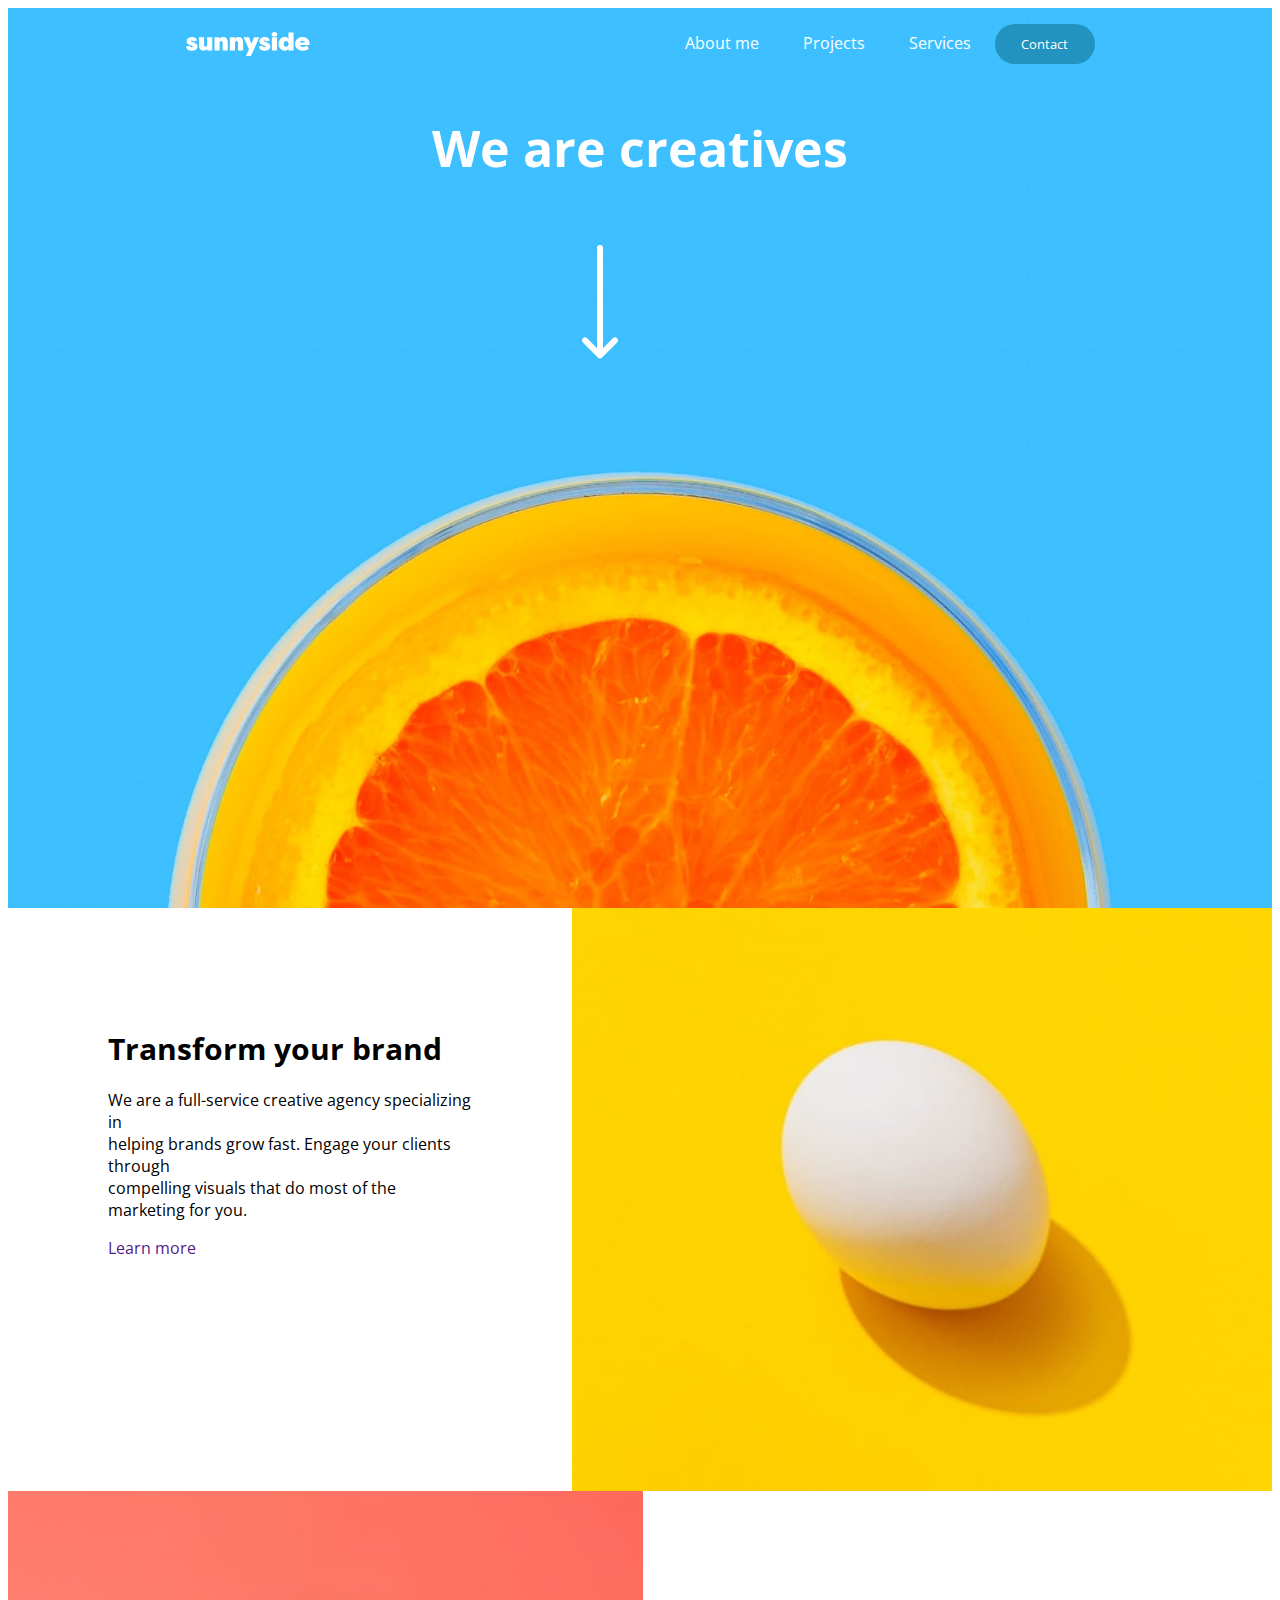
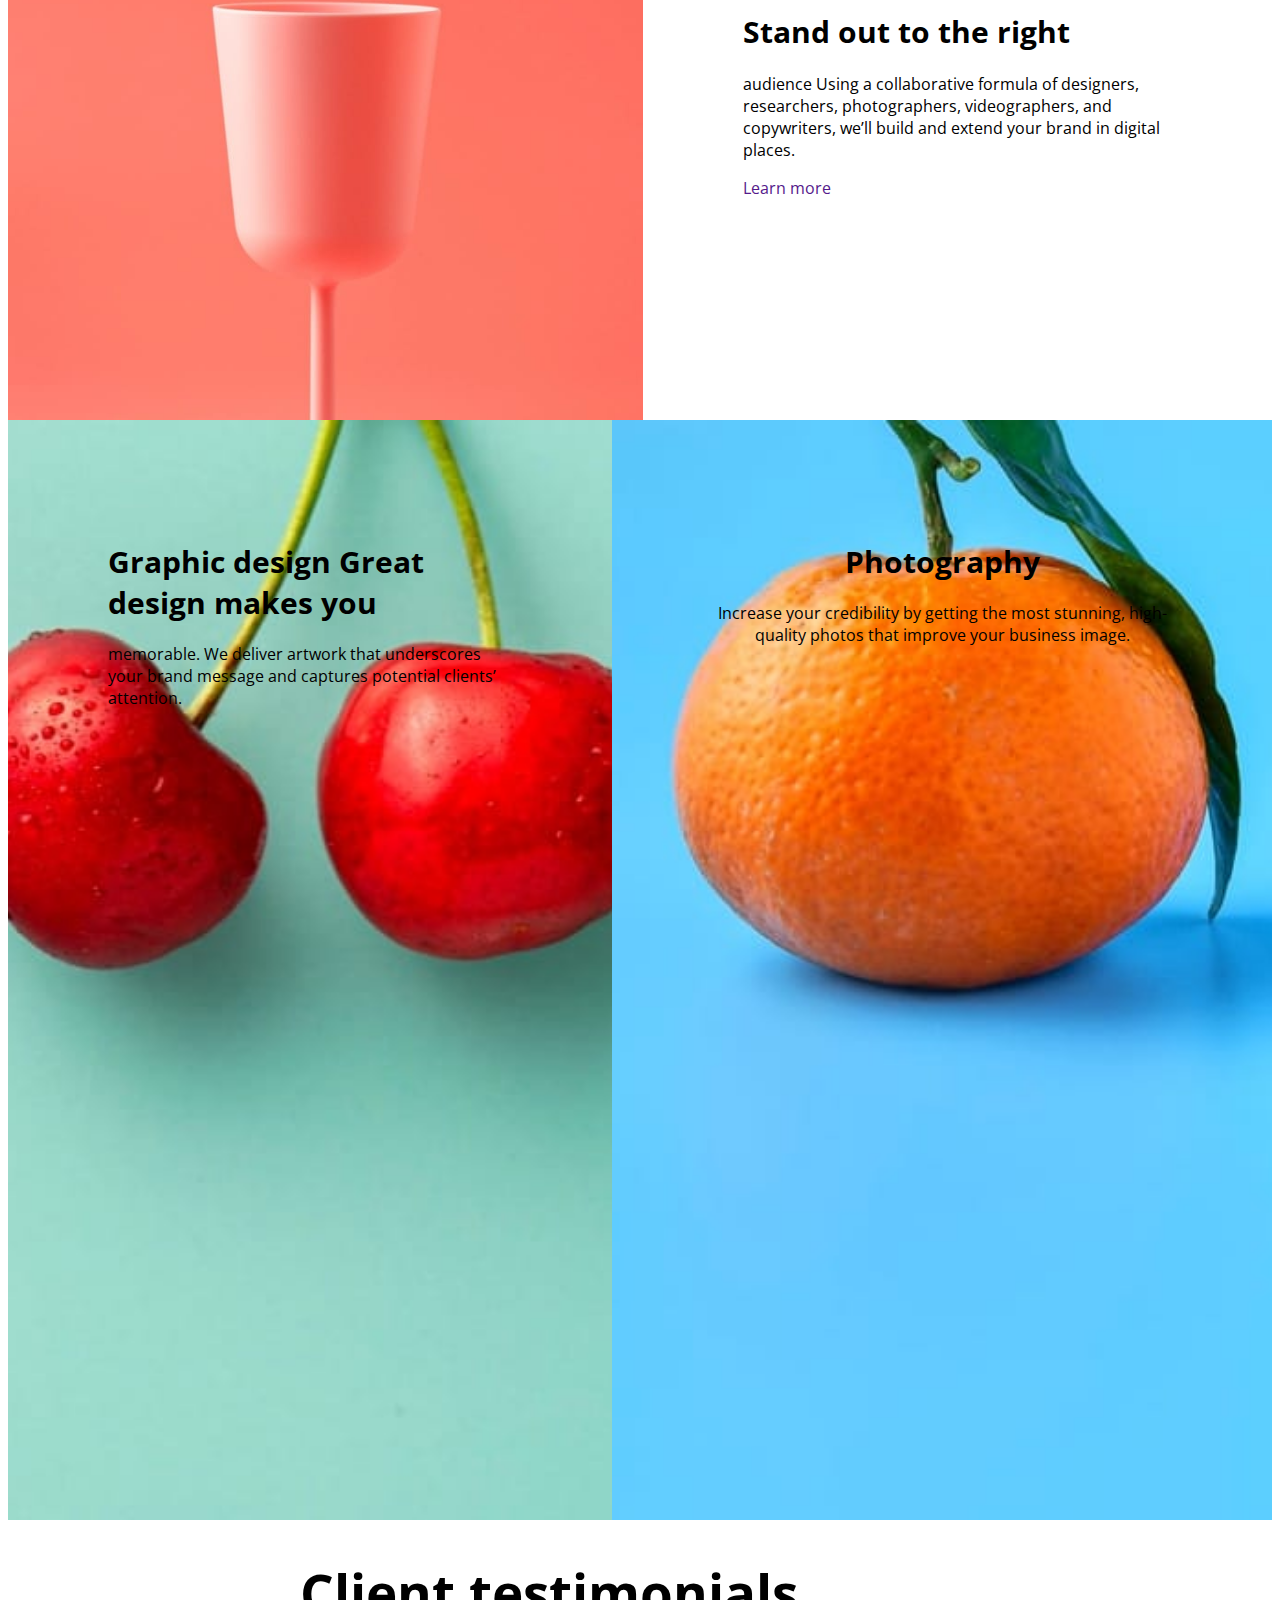
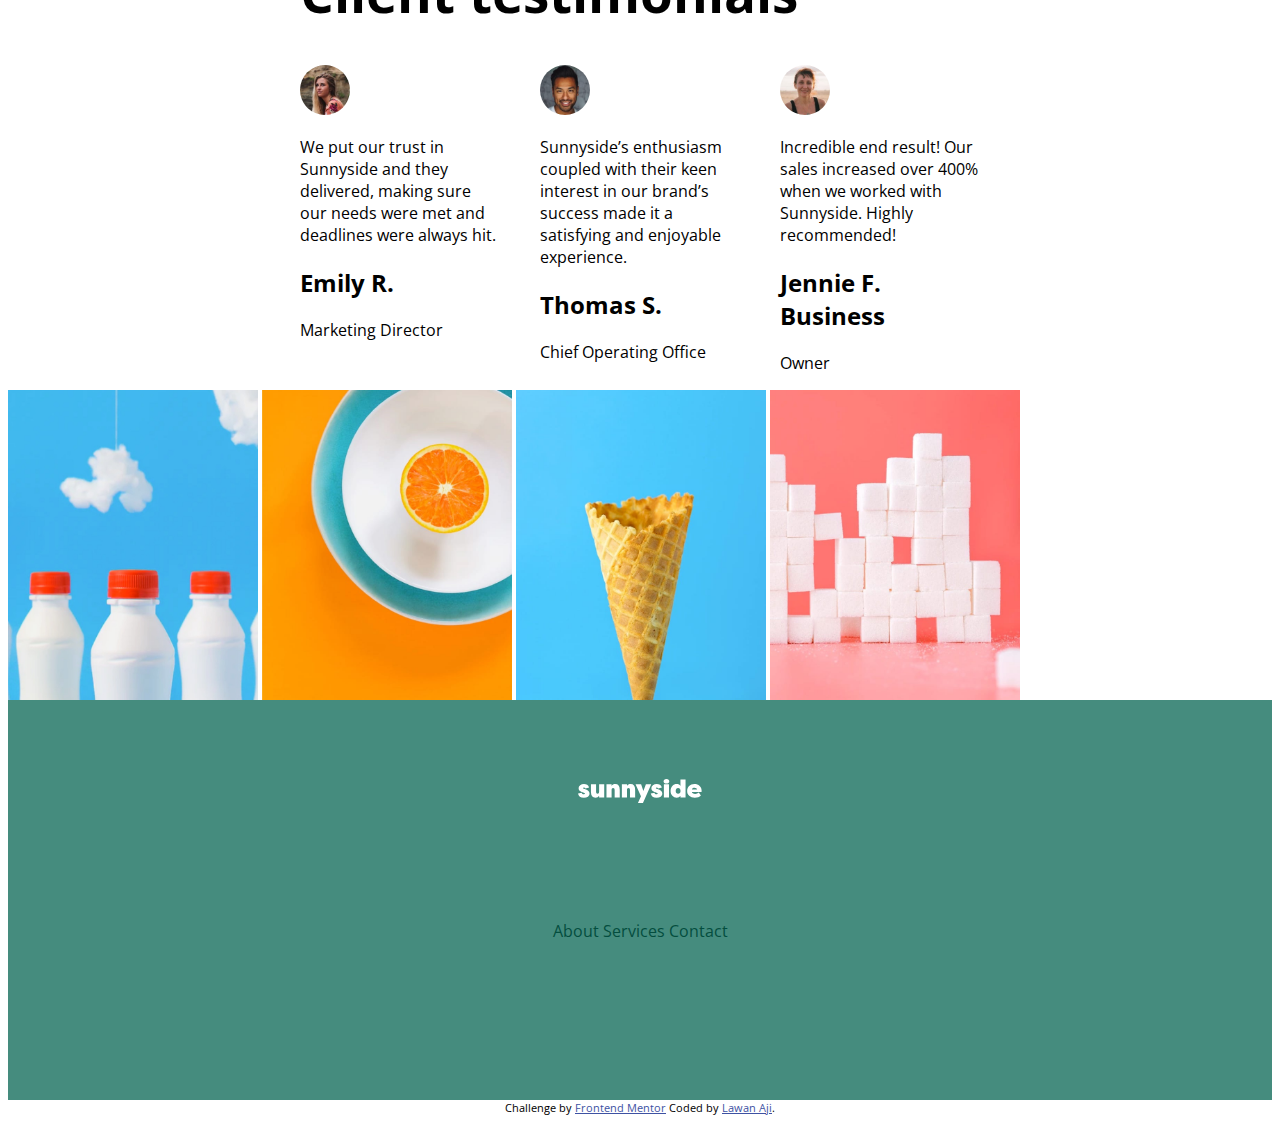
<file: index.html>
<!DOCTYPE html>
<html lang="en">
  <head>
    <meta charset="UTF-8" />
    <meta name="viewport" content="width=device-width, initial-scale=1.0" />
    <!-- displays site properly based on user's device -->

    <link
      rel="icon"
      type="image/png"
      sizes="32x32"
      href="./images/favicon-32x32.png"
    />
    <link href="https://fonts.googleapis.com/css2?family=Barlow:wght@600&family=Epilogue:wght@500;700&family=Fraunces:opsz,wght@9..144,700;9..144,900&family=Open+Sans&family=Public+Sans:wght@300;400;700&family=Raleway&display=swap" rel="stylesheet">
    <link href="https://fonts.googleapis.com/css2?family=Barlow:wght@600&family=Epilogue:wght@500;700&family=Open+Sans&family=Public+Sans:wght@300;400;700&family=Raleway&display=swap" rel="stylesheet">
    <link
      rel="stylesheet"
      href="./style/index.css"
    />
    <title>Frontend Mentor | Sunnyside agency landing page</title>

    <!-- Feel free to remove these styles or customise in your own stylesheet 👍 -->
    <style>
      .attribution {
        font-size: 11px;
        text-align: center;
      }
      .attribution a {
        color: hsl(228, 45%, 44%);
      }
    </style>
  </head>
  <body>
    <section class="nav-bar">
      <section class="hero">
        <nav>
      <img src="../sunnyside-agency-landing-page/images/logo.svg" alt="">
          <ul>
            <a href="">About me </a>
            <a href="">Projects</a>
            <a href="">Services </a>
            <button class="btn"><a href="">Contact</a></button>
          </ul>
      </section>
      <span class="creatives">
        <h1>We are creatives</h1>
        <img src="../sunnyside-agency-landing-page/images/icon-arrow-down.svg"
      /></span>
    </section>

    <section class="brand">
     <article class="brand-2">
       <h1>    Transform your brand </h1>
  <p>    We are a full-service creative agency specializing in <br>
    helping brands grow fast. Engage your clients through <br>
     compelling visuals
    that do most of the marketing for you.  </p>
      <a href="">Learn more</a>
  </article>
<img src="../sunnyside-agency-landing-page/images/desktop/image-transform.jpg" alt="">

 
  </section>
    <section class="stand-1">
    <img src="../sunnyside-agency-landing-page/images/desktop/image-stand-out.jpg" alt="">
    <article class="stand-2">
   <h1>Stand out to the right</h1> 

<p> audience Using a collaborative formula of designers, researchers,
  photographers, videographers, and copywriters, we’ll build and extend your
  brand in digital places.</p>
  <a href="">Learn more</a>
    
  </article>
  </section>
    
    <section class="graphic">
      <section class="apple">
    <h1>  Graphic design Great design makes you</h1>
  
<p>memorable. We deliver artwork that underscores your brand message and
  captures potential clients’ attention. </p>
    
  </section>


  <section class="orange">
  
    <h1>  Photography </h1>
  <p> Increase your credibility
    by getting the most stunning, high-quality photos that improve your business
    image.</p>  </section>
  </section>
  <section class="main-comment"> 
    <h1>   Client testimonials</h1>

    <section class="comment">
     
    <article class="comment-1"> 
      <img src="../sunnyside-agency-landing-page/images/image-emily.jpg" alt="">
      <p>  We put our trust in Sunnyside and they delivered,
        making sure our needs were met and deadlines were always hit.
  
  </p>
  
<h2>  Emily R.</h2>
     <p>   Marketing Director</p>
    </article>
   
    
    
    <article class="comment-2">
      <img src="../sunnyside-agency-landing-page/images/image-thomas.jpg" alt="">  
      <p> Sunnyside’s enthusiasm coupled with their keen interest
        in our brand’s success made it a satisfying and enjoyable experience.
        </p>
     
      
      <h2> Thomas S. </h2>
     
      <p> Chief Operating Office</p>
     
     </article>

    
    <article class="comment-3">
      <img src="../sunnyside-agency-landing-page/images/image-jennie.jpg" alt="">
<p>  Incredible end result! Our sales increased over
  400% when we worked with Sunnyside. Highly recommended!
  </p>
    
      <h2>Jennie F. Business</h2>
    
      <p>  Owner</p>
    </article>
    </section>
  </section>
    <section class="images-1">
<img src="../sunnyside-agency-landing-page/images/desktop/image-gallery-milkbottles.jpg" alt="">
<img src="../sunnyside-agency-landing-page/images/desktop/image-gallery-orange.jpg" alt="">
<img src="../sunnyside-agency-landing-page/images/desktop/image-gallery-cone.jpg" alt="">
<img src="../sunnyside-agency-landing-page/images/desktop/image-gallery-sugarcubes.jpg" alt="">

    </section>

  
  

<footer class="attribut">

  <img src="../sunnyside-agency-landing-page/images/logo.svg" alt="">


<section class="contact">
  <a href="">  About </a>

<a href="">Services</a>
<a href="">  
  Contact</a>
</section>





</footer>


    <div class="attribution">
      Challenge by
      <a href="https://www.frontendmentor.io?ref=challenge" target="_blank"
        >Frontend Mentor</a
      >  Coded by <a href="#">Lawan Aji</a>.
    </div>
  </body>
</html>
</file>
<file: style/index.css>
* {
  padding: 0%;
  font-family: sans-serif;
  font-family: "Fraunces", serif;
  font-family: "Open Sans", sans-serif;
}

.nav-bar {
  background: url(/sunnyside-agency-landing-page/images/desktop/image-header.jpg);
  background-size: cover;
  background-position: center;
  width: 100%;
  height: 100vh;
}

.nav-bar .creatives {
  display: -ms-grid;
  display: grid;
  -webkit-box-pack: center;
      -ms-flex-pack: center;
          justify-content: center;
}

.nav-bar .creatives h1 {
  font-size: 50px;
  color: white;
}

.nav-bar .creatives img {
  margin-left: 150px;
  margin-top: 30px;
}

nav {
  display: -webkit-box;
  display: -ms-flexbox;
  display: flex;
  -webkit-box-align: center;
      -ms-flex-align: center;
          align-items: center;
  -ms-flex-pack: distribute;
      justify-content: space-around;
}

nav ul a {
  -ms-flex-pack: distribute;
      justify-content: space-around;
  color: #090933;
  text-decoration: none;
  padding: 20px;
  color: white;
}

.btn:hover {
  background: #063260;
}

.btn {
  color: white;
  border: none;
  background: #2292be;
  width: 100px;
  height: 40px;
  border-radius: 50px;
  text-decoration: none;
}

.brand {
  display: -webkit-box;
  display: -ms-flexbox;
  display: flex;
}

.brand img {
  width: 700px;
}

.brand-2 {
  width: 700px;
  background: white;
  padding: 100px;
  position: relative;
}

.brand-2 h1 {
  font-size: 30px;
}

.brand-2 a {
  font: size 30%;
  text-decoration: none;
}

.brand-2 a a::after {
  content: "";
  height: 3px;
  width: 100%;
  background: yellow;
  position: absolute;
  left: 0;
  bottom: -10;
}

.stand-1 {
  display: -webkit-box;
  display: -ms-flexbox;
  display: flex;
}

.stand-1 img {
  width: 635px;
}

.stand-2 {
  width: 700px;
  background: white;
  padding: 100px;
}

.stand-2 h1 {
  font-size: 30px;
}

.stand-2 a {
  font: size 30%;
  text-decoration: none;
}

.graphic {
  display: -webkit-box;
  display: -ms-flexbox;
  display: flex;
}

.apple {
  background: url(/sunnyside-agency-landing-page/images/desktop/image-graphic-design.jpg);
  background-size: cover;
  background-position: center;
  padding: 100px;
  width: 47%;
  height: 100vh;
}

.apple h1 {
  font-size: 30px;
}

.apple a {
  font: size 30%;
  text-decoration: none;
}

.orange {
  background-image: url(/sunnyside-agency-landing-page/images/desktop/image-photography.jpg);
  background-size: cover;
  background-position: center;
  width: 53.5%;
  height: 100vh;
  padding: 100px;
  text-align: center;
}

.orange h1 {
  font-size: 30px;
}

.orange a {
  font: size 30%;
  text-decoration: none;
}

.main-comment {
  background: white;
  -webkit-box-align: center;
      -ms-flex-align: center;
          align-items: center;
  display: -ms-grid;
  display: grid;
  -webkit-box-pack: center;
      -ms-flex-pack: center;
          justify-content: center;
  gap: 0px;
}

.main-comment h1 {
  font-size: 40pt;
}

.comment {
  display: -webkit-box;
  display: -ms-flexbox;
  display: flex;
  gap: 40px;
}

.comment-1 {
  width: 200px;
}

.comment-1 img {
  width: 50px;
  border-radius: 70px;
}

.comment-2 {
  width: 200px;
  -webkit-box-pack: center;
      -ms-flex-pack: center;
          justify-content: center;
  -webkit-box-align: center;
      -ms-flex-align: center;
          align-items: center;
}

.comment-2 img {
  width: 50px;
  border-radius: 70px;
}

.comment-3 {
  width: 200px;
}

.comment-3 img {
  width: 50px;
  border-radius: 70px;
}

.images-1 img {
  width: 250px;
  justify-items: center;
  -webkit-box-align: center;
      -ms-flex-align: center;
          align-items: center;
  margin-bottom: -5px;
}

.attribut {
  display: -ms-grid;
  display: grid;
  height: 400px;
  background: #458c7e;
  -webkit-box-align: center;
      -ms-flex-align: center;
          align-items: center;
  justify-items: center;
}

.attribut img {
  margin-top: 20px;
}

.attribut a:hover {
  color: white;
}

.attribut a {
  text-decoration: none;
  color: #044e3f;
}

.contact {
  margin-bottom: 100px;
}

hr {
  display: block;
  overflow: hidden;
  border-style: inset;
  border-width: 1px;
}
/*# sourceMappingURL=index.css.map */
</file>
